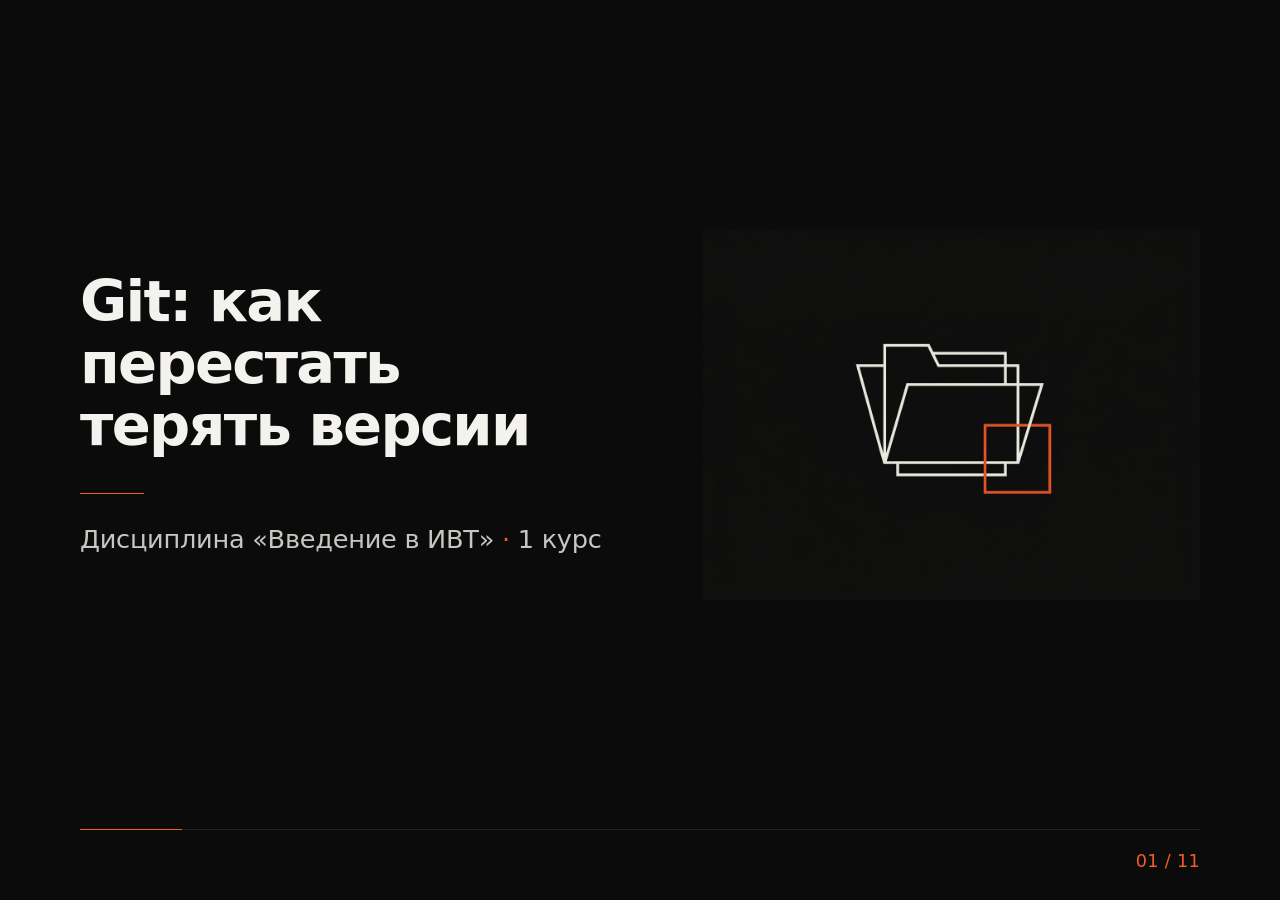
<file: public/presentation.html>
<!DOCTYPE html>
<html lang="ru">
<head>
  <meta charset="UTF-8">
  <meta name="viewport" content="width=device-width, initial-scale=1.0">
  <title>Git: как перестать терять версии</title>
  <style>
    *, *::before, *::after {
      box-sizing: border-box;
      margin: 0;
      padding: 0;
    }

    :root {
      --bg: #0B0B0C;
      --ink: #F3F2EE;
      --muted: #8E8D88;
      --line: #242428;
      --line-strong: #3A3A40;
      --accent: #F25C2A;
    }

    html, body {
      width: 100%;
      height: 100%;
      background-color: var(--bg);
      color: var(--ink);
      font-family: system-ui, -apple-system, 'Inter', sans-serif;
      font-size: 16px;
      line-height: 1.5;
      -webkit-font-smoothing: antialiased;
      overflow: hidden;
    }

    .deck {
      position: relative;
      width: 100vw;
      height: 100dvh;
      background-color: var(--bg);
      display: grid;
      grid-template-rows: 1fr auto;
      padding: 0 clamp(1.5rem, 6vw, 5rem);
    }

    .rail-bottom {
      position: relative;
      width: 100%;
      max-width: 1120px;
      margin: 0 auto;
      display: flex;
      align-items: center;
      justify-content: flex-end;
      gap: 1.5rem;
      font-size: 1.1rem;
      color: var(--muted);
      padding: clamp(0.85rem, 2vh, 1.35rem) 0 clamp(1.1rem, 2.8vh, 2rem);
      border-top: 1px solid var(--line);
      user-select: none;
    }

    .progress-rule {
      position: absolute;
      top: -1px;
      left: 0;
      height: 1px;
      width: 9.09%;
      background-color: var(--accent);
      transition: width 280ms ease;
    }

    .stage {
      position: relative;
      width: 100%;
      max-width: 1120px;
      margin: 0 auto;
      min-height: 0;
    }

    .slide {
      position: absolute;
      inset: 0;
      display: flex;
      align-items: center;
      padding: clamp(1.5rem, 4vh, 3rem) 0;
      opacity: 0;
      visibility: hidden;
      transition: opacity 280ms ease, visibility 280ms ease;
      pointer-events: none;
    }

    .slide.is-active {
      opacity: 1;
      visibility: visible;
      pointer-events: auto;
    }

    .slide-inner {
      width: 100%;
    }

    .split-layout {
      display: grid;
      grid-template-columns: 1.15fr 1fr;
      align-items: center;
      gap: clamp(1.75rem, 4vw, 3.75rem);
    }

    .photo-frame {
      position: relative;
      width: 100%;
      aspect-ratio: 4 / 3;
      border-radius: 2px;
      overflow: hidden;
    }

    .photo-frame img {
      width: 100%;
      height: 100%;
      object-fit: contain;
      mix-blend-mode: lighten;
      display: block;
    }

    h1, h2 {
      font-size: clamp(2rem, 5vw, 4rem);
      font-weight: 600;
      line-height: 1.08;
      letter-spacing: -0.03em;
      color: var(--ink);
      text-wrap: balance;
      margin-bottom: clamp(1.75rem, 4.5vh, 3rem);
    }

    .split-layout h1,
    .split-layout h2 {
      font-size: clamp(2rem, 4.5vw, 3.75rem);
      margin-bottom: clamp(1.5rem, 4vh, 2.5rem);
    }

    .title-rule {
      width: 4rem;
      height: 1px;
      background-color: var(--accent);
      margin-bottom: clamp(1.25rem, 3vh, 1.75rem);
    }

    .subtitle {
      font-size: clamp(1.2rem, 2.1vw, 1.6rem);
      font-weight: 400;
      color: #C8C6C0;
      line-height: 1.45;
      letter-spacing: -0.01em;
    }

    .lead-lines {
      display: flex;
      flex-direction: column;
      gap: clamp(0.85rem, 2vh, 1.35rem);
      max-width: 56ch;
    }

    .lead-lines p {
      font-size: clamp(1.2rem, 2.2vw, 1.6rem);
      line-height: 1.5;
      color: var(--ink);
    }

    .accent {
      color: var(--accent);
      font-weight: 500;
    }

    .muted {
      color: var(--muted);
    }

    .file-list {
      display: flex;
      flex-direction: column;
      max-width: 38rem;
      border-top: 1px solid var(--line);
      margin-bottom: clamp(1.75rem, 4.5vh, 3rem);
    }

    .file-item {
      display: grid;
      grid-template-columns: 3.5rem 1fr;
      gap: 1rem;
      align-items: baseline;
      font-size: clamp(1.15rem, 2vw, 1.5rem);
      padding: 0.9rem 0;
      border-bottom: 1px solid var(--line);
      letter-spacing: -0.01em;
    }

    .idx {
      font-size: 1.1rem;
      font-variant-numeric: tabular-nums;
      color: var(--accent);
    }

    .question {
      font-size: clamp(1.3rem, 2.4vw, 1.85rem);
      font-weight: 500;
      color: var(--accent);
    }

    .snapshot-diagram {
      margin-top: clamp(2rem, 5vh, 3.25rem);
      max-width: 680px;
    }

    .snapshot-diagram svg,
    .branch-diagram svg {
      width: 100%;
      height: auto;
      display: block;
      overflow: visible;
    }

    .zones {
      display: flex;
      align-items: center;
      justify-content: space-between;
      gap: clamp(0.75rem, 2vw, 1.5rem);
      margin-top: 0.5rem;
    }

    .zone-box {
      flex: 1 1 0;
      border: 1px solid var(--line-strong);
      border-radius: 2px;
      padding: clamp(1.25rem, 3vw, 2.15rem) clamp(1rem, 2vw, 1.5rem);
      display: flex;
      flex-direction: column;
      gap: 0.55rem;
      min-width: 0;
    }

    .zone-step {
      font-size: 1.1rem;
      font-variant-numeric: tabular-nums;
      color: var(--accent);
      margin-bottom: 0.25rem;
    }

    .zone-title {
      font-size: clamp(1.15rem, 2vw, 1.5rem);
      font-weight: 500;
      color: var(--ink);
    }

    .zone-meta {
      font-size: clamp(1.1rem, 1.6vw, 1.25rem);
      color: var(--muted);
    }

    .arrow-h {
      flex: 0 0 auto;
      display: flex;
      align-items: center;
      justify-content: center;
    }

    .zones-summary {
      margin-top: clamp(1.75rem, 4vh, 2.5rem);
      font-size: clamp(1.15rem, 1.9vw, 1.45rem);
      color: var(--muted);
    }

    .cycle {
      display: flex;
      align-items: flex-end;
      gap: clamp(1rem, 2.5vw, 2rem);
      margin-top: 1rem;
      padding-top: 1.25rem;
      padding-bottom: 1.25rem;
      border-top: 1px solid var(--line);
      border-bottom: 1px solid var(--line);
      width: fit-content;
      max-width: 100%;
    }

    .cycle-step {
      display: flex;
      flex-direction: column;
      gap: 0.65rem;
    }

    .cycle-word {
      font-size: clamp(1.1rem, 1.5vw, 1.2rem);
      color: var(--accent);
      font-weight: 500;
    }

    .cycle-cmd {
      font-size: clamp(1.15rem, 1.9vw, 1.5rem);
      font-weight: 500;
      color: var(--ink);
      white-space: nowrap;
      line-height: 1.2;
    }

    .cycle-arrow {
      display: flex;
      align-items: center;
      height: 1.8rem;
      user-select: none;
    }

    .commit-formula {
      font-size: clamp(1.25rem, 2.3vw, 1.7rem);
      font-weight: 500;
      margin-bottom: clamp(2rem, 5vh, 3rem);
    }

    .commit-examples {
      display: flex;
      flex-direction: column;
      border-top: 1px solid var(--line);
      max-width: 46rem;
    }

    .commit-row {
      display: grid;
      grid-template-columns: 11rem 1fr;
      gap: 1rem;
      align-items: baseline;
      padding: 1.15rem 0;
      border-bottom: 1px solid var(--line);
      font-size: clamp(1.15rem, 1.9vw, 1.45rem);
    }

    .branch-diagram {
      margin-top: clamp(1.75rem, 4vh, 2.75rem);
      width: 100%;
      max-width: 780px;
    }

    .stack-rows {
      display: flex;
      flex-direction: column;
      border-top: 1px solid var(--line);
    }

    .stack-row {
      padding: clamp(1rem, 2.2vh, 1.5rem) 0;
      border-bottom: 1px solid var(--line);
      display: flex;
      flex-direction: column;
      gap: 0.45rem;
    }

    .stack-title {
      font-size: clamp(1.2rem, 2vw, 1.5rem);
      font-weight: 500;
      color: var(--accent);
    }

    .stack-text {
      font-size: clamp(1.15rem, 1.9vw, 1.4rem);
      line-height: 1.45;
      color: var(--ink);
    }

    .why-row {
      display: grid;
      grid-template-columns: 3.25rem 1fr;
      gap: 0.75rem;
      align-items: baseline;
      padding: clamp(0.9rem, 2vh, 1.25rem) 0;
      border-bottom: 1px solid var(--line);
    }

    .why-title {
      font-size: clamp(1.15rem, 1.9vw, 1.45rem);
      font-weight: 500;
      color: var(--ink);
    }

    .why-desc {
      font-size: clamp(1.1rem, 1.6vw, 1.25rem);
      color: var(--muted);
      margin-top: 0.25rem;
    }

    .demo-list {
      display: flex;
      flex-direction: column;
      border-top: 1px solid var(--line);
      max-width: 54rem;
    }

    .demo-row {
      display: grid;
      grid-template-columns: 3.25rem minmax(14rem, 18rem) 1fr;
      gap: 1.25rem;
      align-items: baseline;
      padding: clamp(0.7rem, 1.5vh, 1rem) 0;
      border-bottom: 1px solid var(--line);
    }

    .demo-cmd {
      font-size: clamp(1.15rem, 1.8vw, 1.45rem);
      font-weight: 500;
      color: var(--accent);
      white-space: nowrap;
    }

    .demo-desc {
      font-size: clamp(1.1rem, 1.7vw, 1.35rem);
      color: var(--ink);
    }

    .summary-list {
      list-style: none;
      display: flex;
      flex-direction: column;
      border-top: 1px solid var(--line);
      max-width: 48rem;
    }

    .summary-list li {
      display: grid;
      grid-template-columns: 3.5rem 1fr;
      gap: 1rem;
      align-items: baseline;
      font-size: clamp(1.2rem, 2.1vw, 1.6rem);
      line-height: 1.45;
      padding: clamp(0.9rem, 2vh, 1.35rem) 0;
      border-bottom: 1px solid var(--line);
    }

    .slide-number {
      font-size: 1.1rem;
      font-variant-numeric: tabular-nums;
      color: var(--accent);
      letter-spacing: 0.02em;
    }

    @media (max-width: 860px) {
      .split-layout {
        grid-template-columns: 1fr;
      }

      .photo-frame {
        max-height: 26vh;
      }

      .zones {
        flex-direction: column;
        align-items: stretch;
      }

      .arrow-h {
        transform: rotate(90deg);
        padding: 0.25rem 0;
      }

      .cycle {
        flex-direction: column;
        align-items: flex-start;
        gap: 0.75rem;
        border-top: none;
        border-bottom: none;
        padding: 0;
      }

      .cycle-arrow {
        height: auto;
        transform: rotate(90deg);
        padding: 0.15rem 0;
      }

      .commit-row,
      .demo-row {
        grid-template-columns: 1fr;
        gap: 0.35rem;
      }
    }

    @media (prefers-reduced-motion: reduce) {
      .slide,
      .progress-rule {
        transition: none;
      }
    }
  </style>
</head>
<body>
  <main class="deck" aria-label="Презентация: Git — как перестать терять версии">
    <div class="stage">
      <section class="slide is-active" aria-hidden="false">
        <div class="slide-inner split-layout">
          <div>
            <h1>Git: как перестать терять версии</h1>
            <div class="title-rule"></div>
            <p class="subtitle">Дисциплина «Введение в ИВТ» <span class="accent">·</span> 1 курс</p>
          </div>
          <div class="photo-frame">
            <img src="images\minimal_title.png" alt="Минималистичная графика: папки версий" referrerpolicy="no-referrer">
          </div>
        </div>
      </section>

      <section class="slide" aria-hidden="true">
        <div class="slide-inner">
          <h2>Знакомая папка?</h2>
          <div class="file-list">
            <div class="file-item"><span class="idx">01</span><span>курсовая_финал.docx</span></div>
            <div class="file-item"><span class="idx">02</span><span>курсовая_финал_2.docx</span></div>
            <div class="file-item"><span class="idx">03</span><span>курсовая_ТОЧНО_ФИНАЛ.docx</span></div>
          </div>
          <p class="question">Какой сдавать?</p>
        </div>
      </section>

      <section class="slide" aria-hidden="true">
        <div class="slide-inner">
          <h2>Что такое Git</h2>
          <div class="lead-lines">
            <p>Git — это <span class="accent">машина времени</span> для папки с проектом.</p>
            <p>Он запоминает <span class="accent">снимки</span> состояния, а не «разницу» между файлами.</p>
          </div>
          <div class="snapshot-diagram">
            <svg viewBox="0 0 680 96" fill="none" role="img" aria-label="Шкала снимков состояния во времени">
              <line x1="20" y1="36" x2="650" y2="36" stroke="#3A3A40" stroke-width="1" />
              <polyline points="642,31 651,36 642,41" stroke="#F25C2A" stroke-width="1" fill="none" />
              <circle cx="90" cy="36" r="6" fill="#0B0B0C" stroke="#F3F2EE" stroke-width="1" />
              <circle cx="240" cy="36" r="6" fill="#0B0B0C" stroke="#F3F2EE" stroke-width="1" />
              <circle cx="390" cy="36" r="6" fill="#0B0B0C" stroke="#F3F2EE" stroke-width="1" />
              <circle cx="540" cy="36" r="7" fill="#0B0B0C" stroke="#F25C2A" stroke-width="1" />
              <text x="64" y="74" fill="#8E8D88" font-size="18" font-family="system-ui, -apple-system, 'Inter', sans-serif">снимок 1</text>
              <text x="214" y="74" fill="#8E8D88" font-size="18" font-family="system-ui, -apple-system, 'Inter', sans-serif">снимок 2</text>
              <text x="364" y="74" fill="#8E8D88" font-size="18" font-family="system-ui, -apple-system, 'Inter', sans-serif">снимок 3</text>
              <text x="514" y="74" fill="#F25C2A" font-size="18" font-family="system-ui, -apple-system, 'Inter', sans-serif">сейчас</text>
            </svg>
          </div>
        </div>
      </section>

      <section class="slide" aria-hidden="true">
        <div class="slide-inner">
          <h2>Три зоны</h2>
          <div class="zones">
            <div class="zone-box">
              <div class="zone-step">01</div>
              <div class="zone-title">Рабочая зона</div>
              <div class="zone-meta">стол</div>
            </div>
            <div class="arrow-h" aria-hidden="true">
              <svg width="40" height="16" viewBox="0 0 40 16" fill="none">
                <line x1="0" y1="8" x2="37" y2="8" stroke="#F25C2A" stroke-width="1" />
                <polyline points="31,3 38,8 31,13" stroke="#F25C2A" stroke-width="1" fill="none" />
              </svg>
            </div>
            <div class="zone-box">
              <div class="zone-step">02</div>
              <div class="zone-title">Staging</div>
              <div class="zone-meta">коробка</div>
            </div>
            <div class="arrow-h" aria-hidden="true">
              <svg width="40" height="16" viewBox="0 0 40 16" fill="none">
                <line x1="0" y1="8" x2="37" y2="8" stroke="#F25C2A" stroke-width="1" />
                <polyline points="31,3 38,8 31,13" stroke="#F25C2A" stroke-width="1" fill="none" />
              </svg>
            </div>
            <div class="zone-box">
              <div class="zone-step">03</div>
              <div class="zone-title">Репозиторий</div>
              <div class="zone-meta">склад</div>
            </div>
          </div>
          <p class="zones-summary">стол <span class="accent">→</span> коробка <span class="accent">→</span> склад</p>
        </div>
      </section>

      <section class="slide" aria-hidden="true">
        <div class="slide-inner">
          <h2>Основной цикл</h2>
          <div class="cycle">
            <div class="cycle-step">
              <span class="cycle-word">проверь</span>
              <span class="cycle-cmd">git status</span>
            </div>
            <div class="cycle-arrow" aria-hidden="true">
              <svg width="28" height="14" viewBox="0 0 28 14" fill="none">
                <line x1="0" y1="7" x2="25" y2="7" stroke="#F25C2A" stroke-width="1" />
                <polyline points="20,2 26,7 20,12" stroke="#F25C2A" stroke-width="1" fill="none" />
              </svg>
            </div>
            <div class="cycle-step">
              <span class="cycle-word">подготовь</span>
              <span class="cycle-cmd">git add</span>
            </div>
            <div class="cycle-arrow" aria-hidden="true">
              <svg width="28" height="14" viewBox="0 0 28 14" fill="none">
                <line x1="0" y1="7" x2="25" y2="7" stroke="#F25C2A" stroke-width="1" />
                <polyline points="20,2 26,7 20,12" stroke="#F25C2A" stroke-width="1" fill="none" />
              </svg>
            </div>
            <div class="cycle-step">
              <span class="cycle-word">сохрани</span>
              <span class="cycle-cmd">git commit -m "..."</span>
            </div>
            <div class="cycle-arrow" aria-hidden="true">
              <svg width="28" height="14" viewBox="0 0 28 14" fill="none">
                <line x1="0" y1="7" x2="25" y2="7" stroke="#F25C2A" stroke-width="1" />
                <polyline points="20,2 26,7 20,12" stroke="#F25C2A" stroke-width="1" fill="none" />
              </svg>
            </div>
            <div class="cycle-step">
              <span class="cycle-word">отправь</span>
              <span class="cycle-cmd">git push</span>
            </div>
          </div>
        </div>
      </section>

      <section class="slide" aria-hidden="true">
        <div class="slide-inner">
          <h2>Коммит</h2>
          <p class="commit-formula">
            Коммит = <span class="accent">снимок</span> + сообщение + автор + время
          </p>
          <div class="commit-examples">
            <div class="commit-row">
              <span class="muted">Плохо</span>
              <span class="muted">«fix»</span>
            </div>
            <div class="commit-row">
              <span class="accent">Хорошо</span>
              <span>«добавил вывод массива в консоль»</span>
            </div>
          </div>
        </div>
      </section>

      <section class="slide" aria-hidden="true">
        <div class="slide-inner">
          <h2>Ветки и слияние</h2>
          <div class="lead-lines">
            <p><span class="accent">Ветка</span> — параллельная версия проекта.</p>
            <p><span class="accent">Слияние</span> возвращает изменения в основную ветку.</p>
          </div>
          <div class="branch-diagram">
            <svg viewBox="0 0 760 210" fill="none" role="img" aria-label="Схема ветки и слияния в main">
              <text x="8" y="67" fill="#F3F2EE" font-size="22" font-family="system-ui, -apple-system, 'Inter', sans-serif">main</text>
              <line x1="88" y1="60" x2="720" y2="60" stroke="#F3F2EE" stroke-width="1" />
              <polyline points="712,55 721,60 712,65" stroke="#F25C2A" stroke-width="1" fill="none" />

              <path d="M 224 64 C 260 110, 270 148, 315 148 L 485 148 C 530 148, 545 105, 575 65" stroke="#F25C2A" stroke-width="1" fill="none" />
              <polyline points="564,69 575,65 574,76" stroke="#F25C2A" stroke-width="1" fill="none" />

              <circle cx="130" cy="60" r="6" fill="#0B0B0C" stroke="#F3F2EE" stroke-width="1" />
              <circle cx="220" cy="60" r="6" fill="#0B0B0C" stroke="#F3F2EE" stroke-width="1" />
              <circle cx="400" cy="60" r="6" fill="#0B0B0C" stroke="#F3F2EE" stroke-width="1" />
              <circle cx="580" cy="60" r="6" fill="#0B0B0C" stroke="#F25C2A" stroke-width="1" />
              <circle cx="670" cy="60" r="6" fill="#0B0B0C" stroke="#F3F2EE" stroke-width="1" />

              <circle cx="345" cy="148" r="6" fill="#0B0B0C" stroke="#F25C2A" stroke-width="1" />
              <circle cx="455" cy="148" r="6" fill="#0B0B0C" stroke="#F25C2A" stroke-width="1" />

              <text x="372" y="190" fill="#F25C2A" font-size="22" font-family="system-ui, -apple-system, 'Inter', sans-serif">ветка</text>
              <text x="554" y="34" fill="#F25C2A" font-size="22" font-family="system-ui, -apple-system, 'Inter', sans-serif">merge</text>
            </svg>
          </div>
        </div>
      </section>

      <section class="slide" aria-hidden="true">
        <div class="slide-inner split-layout">
          <div>
            <h2>Git <span class="accent">≠</span> GitHub</h2>
            <div class="stack-rows">
              <div class="stack-row">
                <div class="stack-title">Git</div>
                <p class="stack-text">Программа-дневник на вашем компьютере.</p>
              </div>
              <div class="stack-row">
                <div class="stack-title">GitHub / GitLab</div>
                <p class="stack-text">Сайт, где дневник лежит в облаке.</p>
              </div>
            </div>
          </div>
          <div class="photo-frame">
            <img src="images\minimal_cloud.png" alt="Минималистичная графика: локальный узел и облачная сеть" referrerpolicy="no-referrer">
          </div>
        </div>
      </section>

      <section class="slide" aria-hidden="true">
        <div class="slide-inner">
          <h2>Мини-демо</h2>
          <div class="demo-list">
            <div class="demo-row">
              <span class="idx">01</span>
              <span class="demo-cmd">git init</span>
              <span class="demo-desc">создаёт репозиторий в папке проекта</span>
            </div>
            <div class="demo-row">
              <span class="idx">02</span>
              <span class="demo-cmd">git status</span>
              <span class="demo-desc">показывает, какие файлы изменились</span>
            </div>
            <div class="demo-row">
              <span class="idx">03</span>
              <span class="demo-cmd">git add .</span>
              <span class="demo-desc">отправляет изменения в Staging</span>
            </div>
            <div class="demo-row">
              <span class="idx">04</span>
              <span class="demo-cmd">git commit -m "..."</span>
              <span class="demo-desc">сохраняет снимок состояния с описанием</span>
            </div>
            <div class="demo-row">
              <span class="idx">05</span>
              <span class="demo-cmd">git log --oneline</span>
              <span class="demo-desc">показывает историю коммитов списком</span>
            </div>
          </div>
        </div>
      </section>

      <section class="slide" aria-hidden="true">
        <div class="slide-inner split-layout">
          <div>
            <h2>Зачем это уже сейчас</h2>
            <div class="stack-rows">
              <div class="why-row">
                <span class="idx">01</span>
                <div>
                  <div class="why-title">Лабы</div>
                  <p class="why-desc">Откат назад, если программа перестала запускаться</p>
                </div>
              </div>
              <div class="why-row">
                <span class="idx">02</span>
                <div>
                  <div class="why-title">Курсовые</div>
                  <p class="why-desc">Одна папка и полная история правок</p>
                </div>
              </div>
              <div class="why-row">
                <span class="idx">03</span>
                <div>
                  <div class="why-title">Командные проекты</div>
                  <p class="why-desc">Работа без пересылки архивов</p>
                </div>
              </div>
            </div>
          </div>
          <div class="photo-frame">
            <img src="images\minimal_work.png" alt="Минималистичная графика: три параллельных трека с контрольными точками" referrerpolicy="no-referrer">
          </div>
        </div>
      </section>

      <section class="slide" aria-hidden="true">
        <div class="slide-inner">
          <h2>Итог</h2>
          <ul class="summary-list">
            <li><span class="idx">01</span><span>Git = <span class="accent">снимки</span></span></li>
            <li><span class="idx">02</span><span>Цикл <span class="accent">status → add → commit → push</span></span></li>
            <li><span class="idx">03</span><span>Ветки — это <span class="accent">безопасно</span></span></li>
          </ul>
        </div>
      </section>
    </div>

    <footer class="rail-bottom">
      <div class="progress-rule" id="progress-rule"></div>
      <span class="slide-number" id="slide-number" aria-live="polite">01 / 11</span>
    </footer>
  </main>

  <script>
    (function () {
      var slides = Array.prototype.slice.call(document.querySelectorAll('.slide'));
      var counter = document.getElementById('slide-number');
      var progress = document.getElementById('progress-rule');
      var current = 0;

      function pad(n) {
        return n < 10 ? '0' + n : String(n);
      }

      function render(index) {
        if (index < 0 || index >= slides.length) return;
        current = index;
        slides.forEach(function (slide, i) {
          var active = i === current;
          slide.classList.toggle('is-active', active);
          slide.setAttribute('aria-hidden', active ? 'false' : 'true');
        });
        counter.textContent = pad(current + 1) + ' / ' + pad(slides.length);
        progress.style.width = ((current + 1) / slides.length) * 100 + '%';
      }

      window.addEventListener('keydown', function (event) {
        if (event.key === 'ArrowRight') {
          event.preventDefault();
          render(current + 1);
        } else if (event.key === 'ArrowLeft') {
          event.preventDefault();
          render(current - 1);
        }
      });

      render(0);
    })();
  </script>
</body>
</html>
</file>
